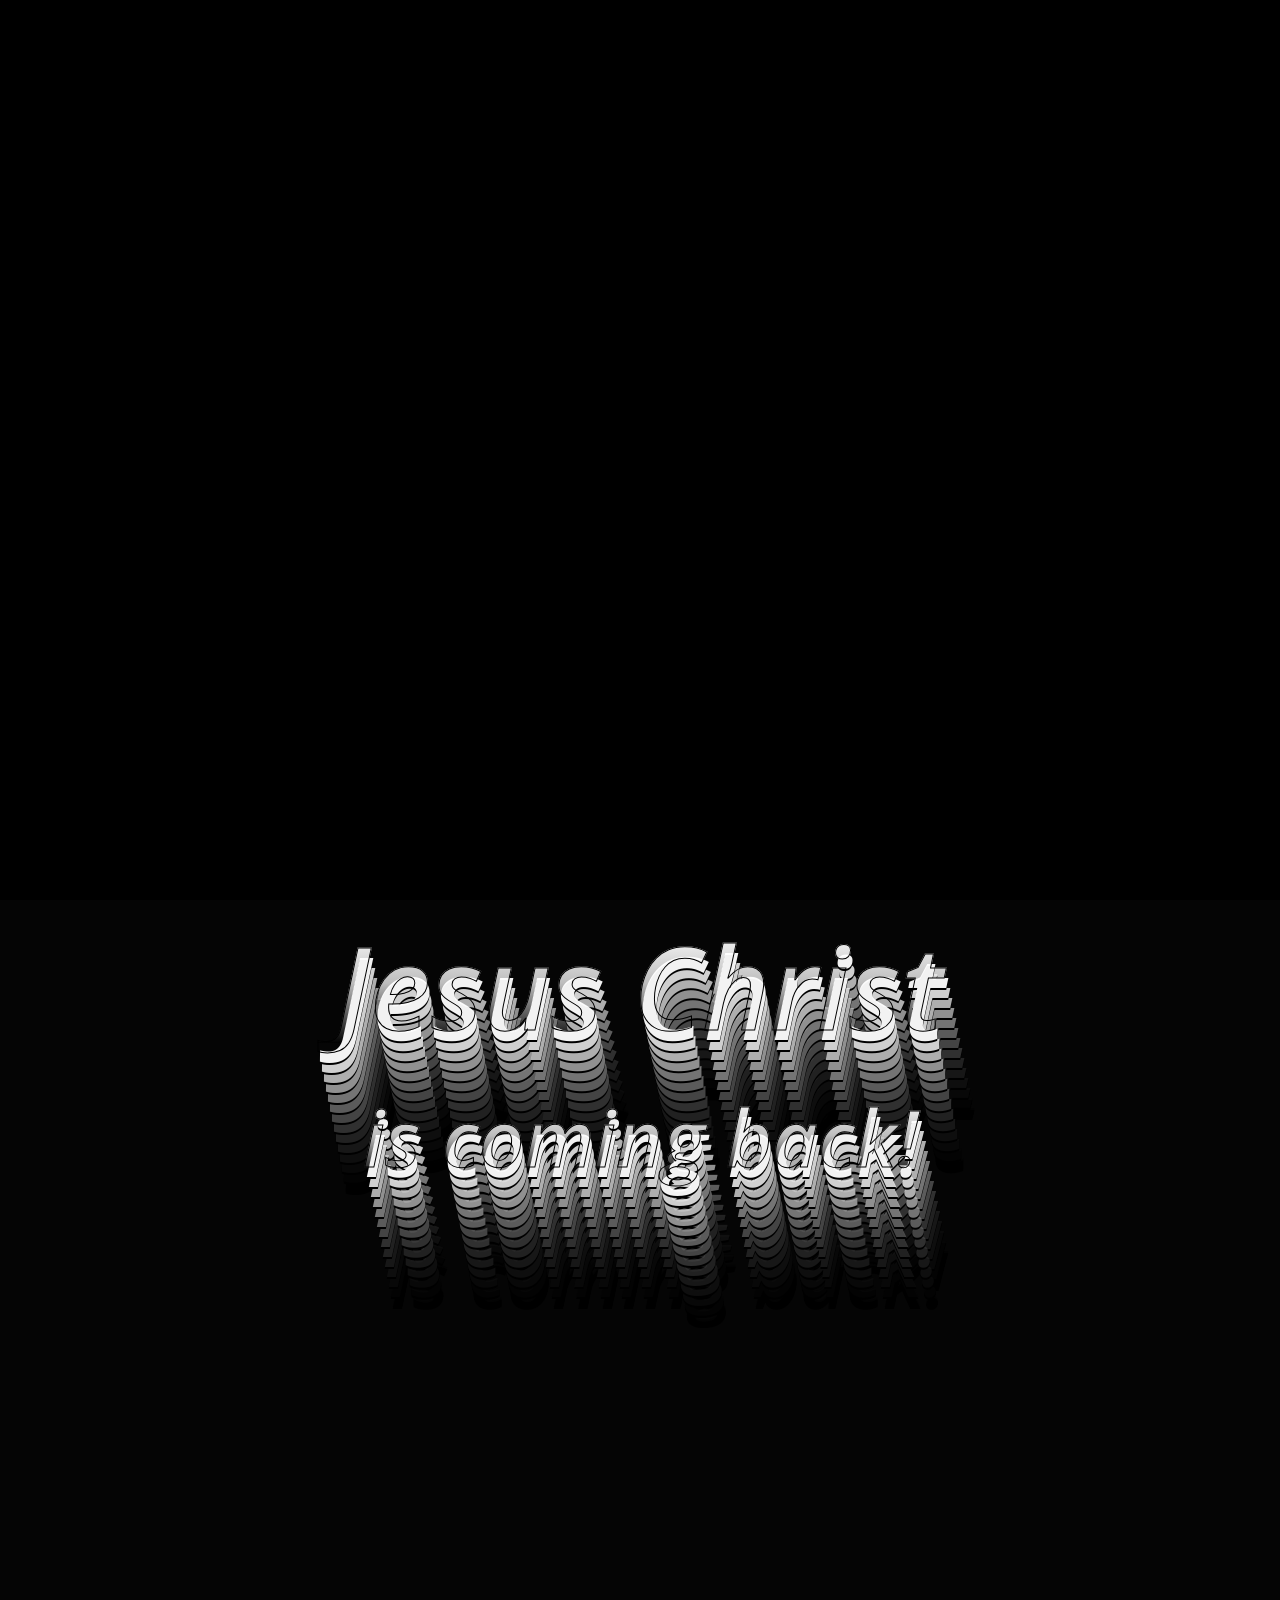
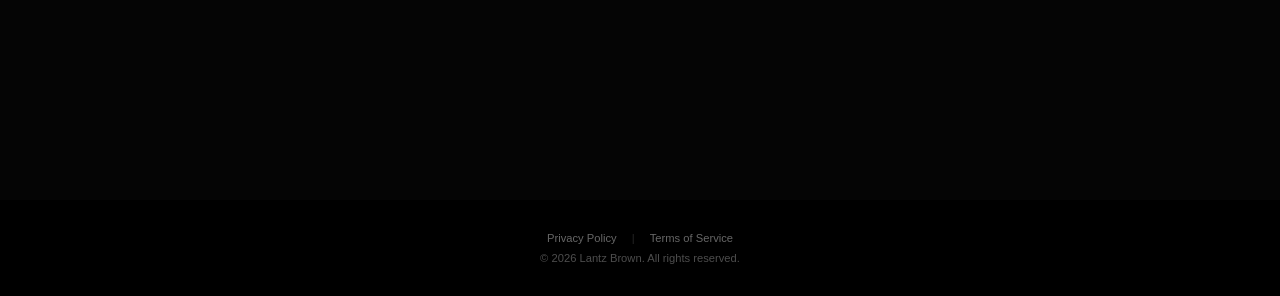
<file: index.html>
<!doctype html>
<html lang="en">
  <head>
    <meta charset="UTF-8" />
    <meta name="viewport" content="width=device-width, initial-scale=1.0" />
    <title>Lantz Brown</title>
    <link rel="icon" type="image/png" href="https://ik.imagekit.io/lantz/ChatGPT%20Image%20Jun%203,%202026,%2004_24_20%20PM.png">
    <script type="module" crossorigin src="/assets/index-D8RZ4IS5.js"></script>
    <link rel="stylesheet" crossorigin href="/assets/index-Bs_Ebo9c.css">
  </head>
  <body>
    <div id="root"></div>

    <footer style="padding:2rem 1rem; text-align:center; font-size:0.7rem; color:rgba(255,255,255,0.3); font-family:-apple-system,BlinkMacSystemFont,'Segoe UI',Helvetica,Arial,sans-serif;">
      <a href="/privacy.html" style="color:rgba(255,255,255,0.4); text-decoration:none; margin:0 0.75rem;">Privacy Policy</a>
      <span style="color:rgba(255,255,255,0.15);">|</span>
      <a href="/terms.html" style="color:rgba(255,255,255,0.4); text-decoration:none; margin:0 0.75rem;">Terms of Service</a>
      <div style="margin-top:0.5rem;">© 2026 Lantz Brown. All rights reserved.</div>
    </footer>

    <script src="https://widgets.leadconnectorhq.com/loader.js" data-resources-url="https://widgets.leadconnectorhq.com/chat-widget/loader.js" data-widget-id="6a3a9f477683f3f4811d100c" data-source="WEB_USER"></script>
  </body>
</html>
</file>
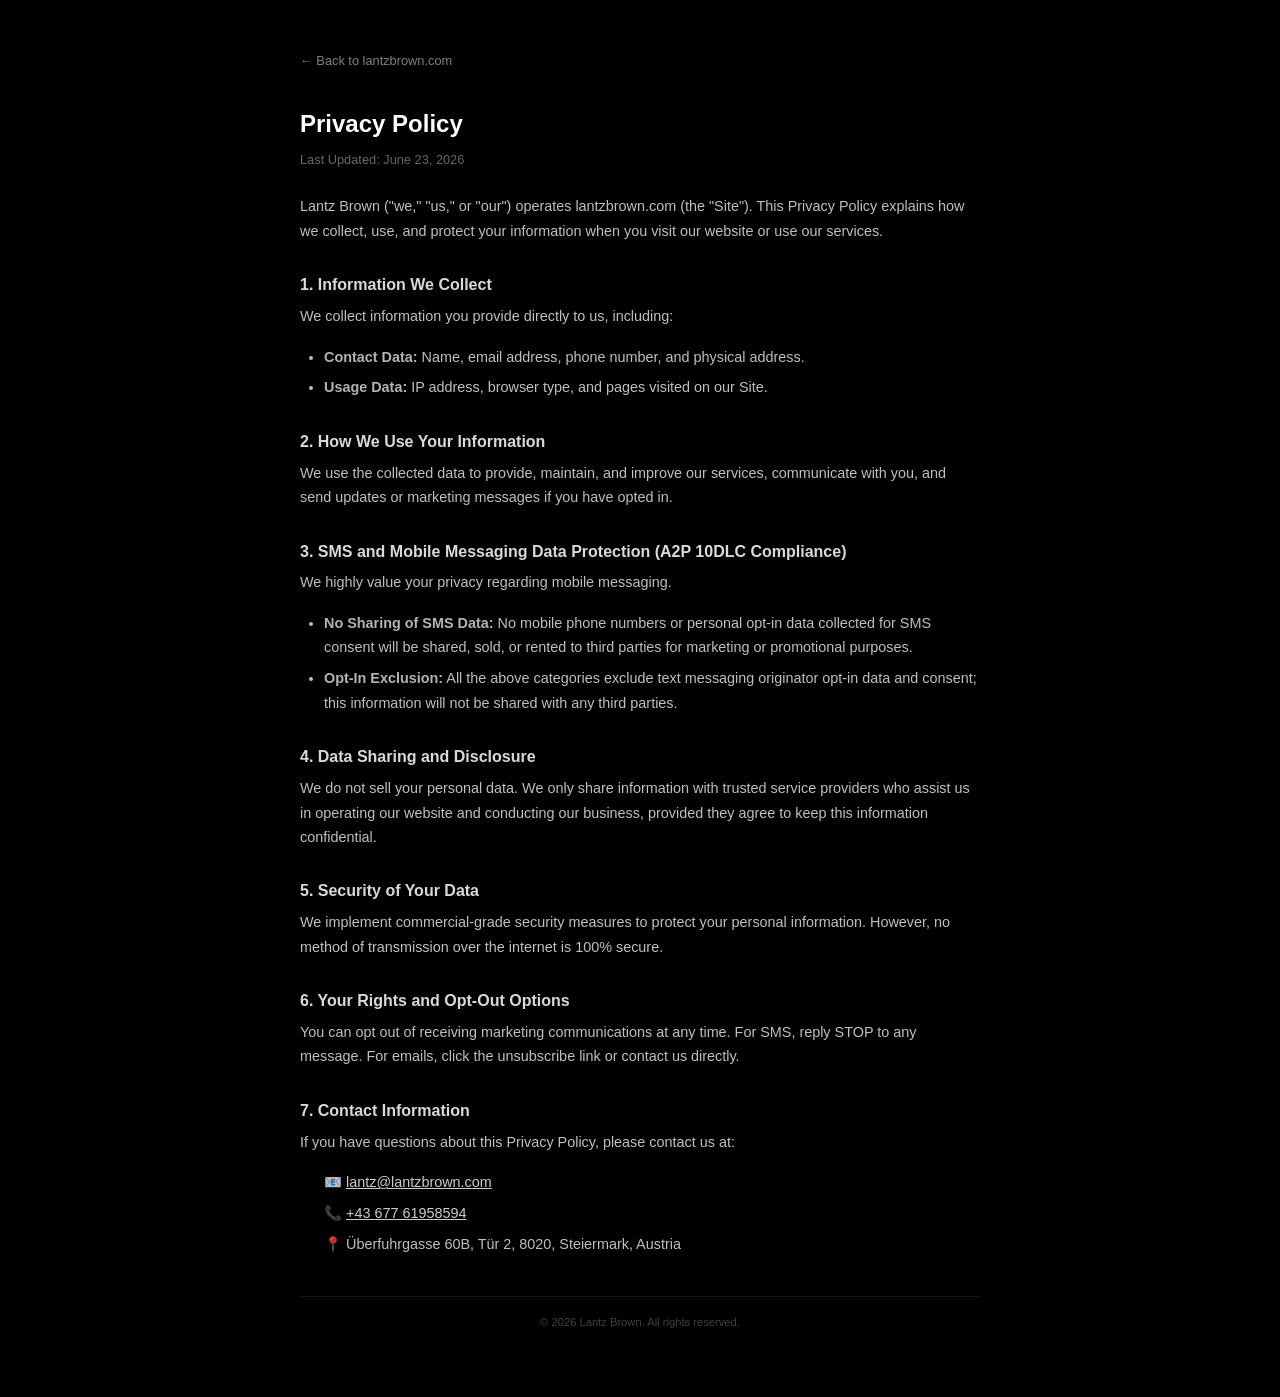
<file: privacy.html>
<!doctype html>
<html lang="en">
  <head>
    <meta charset="UTF-8" />
    <meta name="viewport" content="width=device-width, initial-scale=1.0" />
    <title>Privacy Policy — Lantz Brown</title>
    <link rel="icon" type="image/png" href="https://ik.imagekit.io/lantz/ChatGPT%20Image%20Jun%203,%202026,%2004_24_20%20PM.png">
    <style>
      *, *::before, *::after { margin:0; padding:0; box-sizing:border-box; }
      body { background:#000; color:rgba(255,255,255,0.75); font-family:-apple-system,BlinkMacSystemFont,'Segoe UI',Helvetica,Arial,sans-serif; font-size:0.9rem; line-height:1.7; padding:3rem 1.5rem 4rem; }
      .wrap { max-width:680px; margin:0 auto; }
      a { color:rgba(255,255,255,0.8); text-decoration:underline; }
      a:hover { color:#fff; }
      h1 { font-size:1.5rem; font-weight:700; color:#fff; margin-bottom:0.25rem; }
      .date { color:rgba(255,255,255,0.4); font-size:0.8rem; margin-bottom:1.5rem; }
      p { margin-bottom:1rem; }
      h2 { font-size:1rem; font-weight:600; color:rgba(255,255,255,0.85); margin:1.75rem 0 0.35rem; }
      ul { padding-left:1.5rem; margin-bottom:1rem; }
      li { margin-bottom:0.4rem; }
      li strong { color:rgba(255,255,255,0.7); }
      .contact li { list-style:none; }
      .back { display:inline-block; margin-bottom:2rem; font-size:0.8rem; color:rgba(255,255,255,0.5); text-decoration:none; }
      .back:hover { color:rgba(255,255,255,0.8); }
      .bottom { margin-top:2.5rem; padding-top:1rem; border-top:1px solid rgba(255,255,255,0.08); text-align:center; font-size:0.7rem; color:rgba(255,255,255,0.25); }
    </style>
  </head>
  <body>
    <div class="wrap">
      <a href="/" class="back">← Back to lantzbrown.com</a>
      <h1>Privacy Policy</h1>
      <p class="date">Last Updated: June 23, 2026</p>
      <p>Lantz Brown ("we," "us," or "our") operates lantzbrown.com (the "Site"). This Privacy Policy explains how we collect, use, and protect your information when you visit our website or use our services.</p>

      <h2>1. Information We Collect</h2>
      <p>We collect information you provide directly to us, including:</p>
      <ul>
        <li><strong>Contact Data:</strong> Name, email address, phone number, and physical address.</li>
        <li><strong>Usage Data:</strong> IP address, browser type, and pages visited on our Site.</li>
      </ul>

      <h2>2. How We Use Your Information</h2>
      <p>We use the collected data to provide, maintain, and improve our services, communicate with you, and send updates or marketing messages if you have opted in.</p>

      <h2>3. SMS and Mobile Messaging Data Protection (A2P 10DLC Compliance)</h2>
      <p>We highly value your privacy regarding mobile messaging.</p>
      <ul>
        <li><strong>No Sharing of SMS Data:</strong> No mobile phone numbers or personal opt-in data collected for SMS consent will be shared, sold, or rented to third parties for marketing or promotional purposes.</li>
        <li><strong>Opt-In Exclusion:</strong> All the above categories exclude text messaging originator opt-in data and consent; this information will not be shared with any third parties.</li>
      </ul>

      <h2>4. Data Sharing and Disclosure</h2>
      <p>We do not sell your personal data. We only share information with trusted service providers who assist us in operating our website and conducting our business, provided they agree to keep this information confidential.</p>

      <h2>5. Security of Your Data</h2>
      <p>We implement commercial-grade security measures to protect your personal information. However, no method of transmission over the internet is 100% secure.</p>

      <h2>6. Your Rights and Opt-Out Options</h2>
      <p>You can opt out of receiving marketing communications at any time. For SMS, reply STOP to any message. For emails, click the unsubscribe link or contact us directly.</p>

      <h2>7. Contact Information</h2>
      <p>If you have questions about this Privacy Policy, please contact us at:</p>
      <ul class="contact">
        <li>📧 <a href="mailto:lantz@lantzbrown.com">lantz@lantzbrown.com</a></li>
        <li>📞 <a href="tel:+436****8594">+43 677 61958594</a></li>
        <li>📍 Überfuhrgasse 60B, Tür 2, 8020, Steiermark, Austria</li>
      </ul>

      <div class="bottom">© 2026 Lantz Brown. All rights reserved.</div>
    </div>
  </body>
</html>
</file>
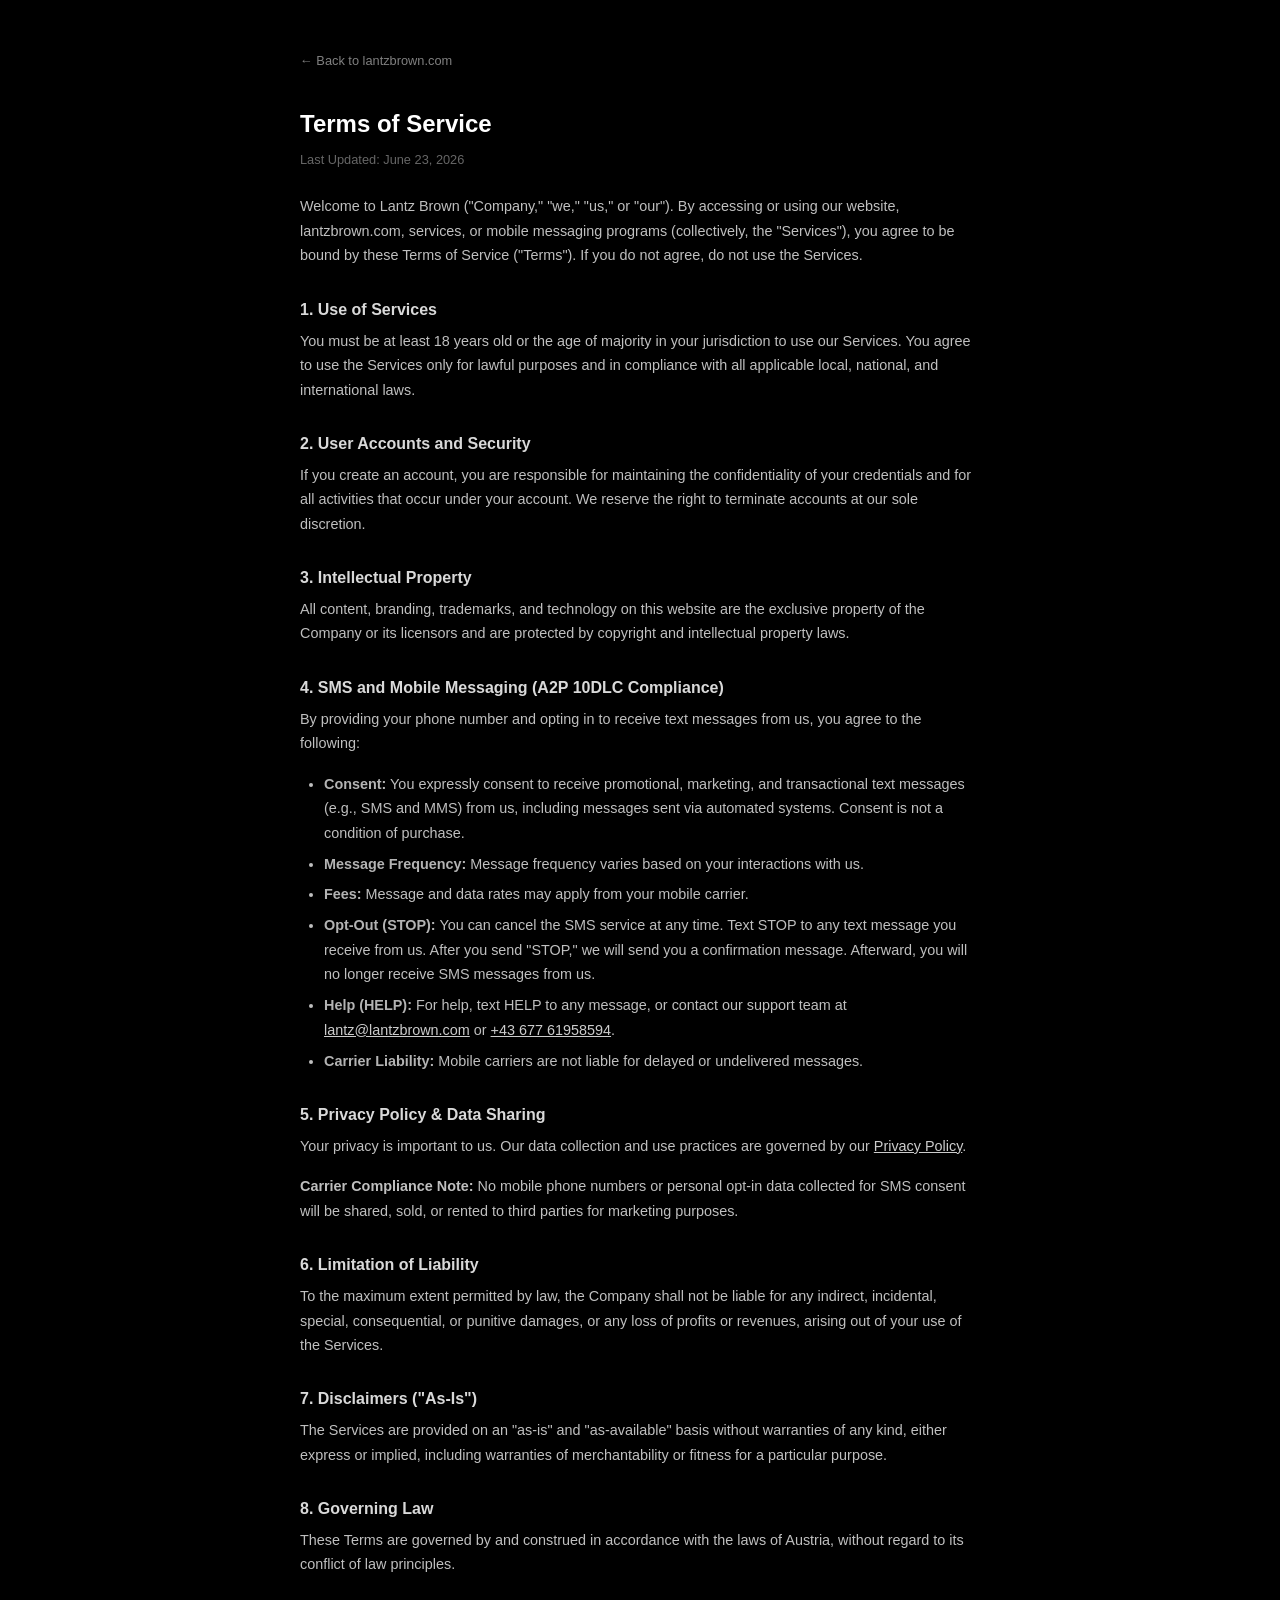
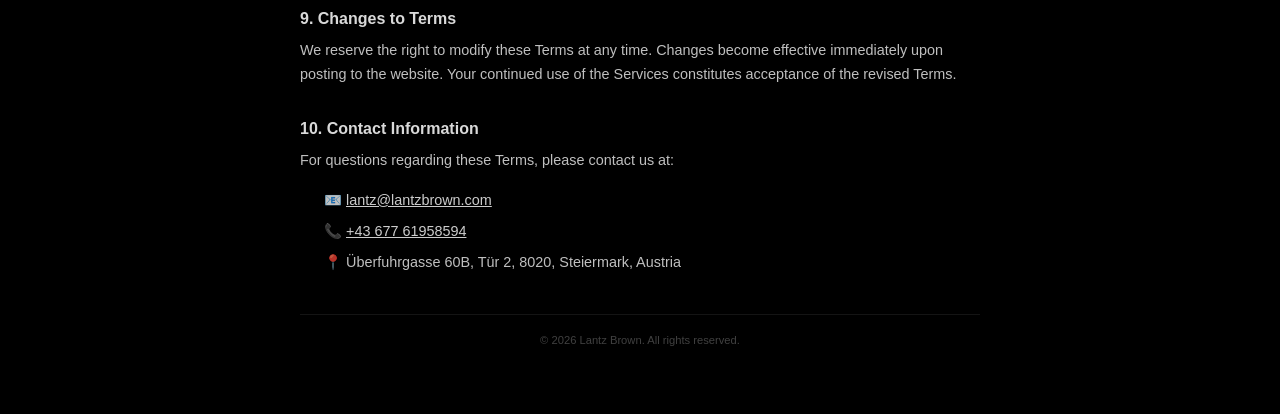
<file: terms.html>
<!doctype html>
<html lang="en">
  <head>
    <meta charset="UTF-8" />
    <meta name="viewport" content="width=device-width, initial-scale=1.0" />
    <title>Terms of Service — Lantz Brown</title>
    <link rel="icon" type="image/png" href="https://ik.imagekit.io/lantz/ChatGPT%20Image%20Jun%203,%202026,%2004_24_20%20PM.png">
    <style>
      *, *::before, *::after { margin:0; padding:0; box-sizing:border-box; }
      body { background:#000; color:rgba(255,255,255,0.75); font-family:-apple-system,BlinkMacSystemFont,'Segoe UI',Helvetica,Arial,sans-serif; font-size:0.9rem; line-height:1.7; padding:3rem 1.5rem 4rem; }
      .wrap { max-width:680px; margin:0 auto; }
      a { color:rgba(255,255,255,0.8); text-decoration:underline; }
      a:hover { color:#fff; }
      h1 { font-size:1.5rem; font-weight:700; color:#fff; margin-bottom:0.25rem; }
      .date { color:rgba(255,255,255,0.4); font-size:0.8rem; margin-bottom:1.5rem; }
      p { margin-bottom:1rem; }
      h2 { font-size:1rem; font-weight:600; color:rgba(255,255,255,0.85); margin:1.75rem 0 0.35rem; }
      ul { padding-left:1.5rem; margin-bottom:1rem; }
      li { margin-bottom:0.4rem; }
      li strong { color:rgba(255,255,255,0.7); }
      .contact li { list-style:none; }
      .back { display:inline-block; margin-bottom:2rem; font-size:0.8rem; color:rgba(255,255,255,0.5); text-decoration:none; }
      .back:hover { color:rgba(255,255,255,0.8); }
      .bottom { margin-top:2.5rem; padding-top:1rem; border-top:1px solid rgba(255,255,255,0.08); text-align:center; font-size:0.7rem; color:rgba(255,255,255,0.25); }
    </style>
  </head>
  <body>
    <div class="wrap">
      <a href="/" class="back">← Back to lantzbrown.com</a>
      <h1>Terms of Service</h1>
      <p class="date">Last Updated: June 23, 2026</p>
      <p>Welcome to Lantz Brown ("Company," "we," "us," or "our"). By accessing or using our website, lantzbrown.com, services, or mobile messaging programs (collectively, the "Services"), you agree to be bound by these Terms of Service ("Terms"). If you do not agree, do not use the Services.</p>

      <h2>1. Use of Services</h2>
      <p>You must be at least 18 years old or the age of majority in your jurisdiction to use our Services. You agree to use the Services only for lawful purposes and in compliance with all applicable local, national, and international laws.</p>

      <h2>2. User Accounts and Security</h2>
      <p>If you create an account, you are responsible for maintaining the confidentiality of your credentials and for all activities that occur under your account. We reserve the right to terminate accounts at our sole discretion.</p>

      <h2>3. Intellectual Property</h2>
      <p>All content, branding, trademarks, and technology on this website are the exclusive property of the Company or its licensors and are protected by copyright and intellectual property laws.</p>

      <h2>4. SMS and Mobile Messaging (A2P 10DLC Compliance)</h2>
      <p>By providing your phone number and opting in to receive text messages from us, you agree to the following:</p>
      <ul>
        <li><strong>Consent:</strong> You expressly consent to receive promotional, marketing, and transactional text messages (e.g., SMS and MMS) from us, including messages sent via automated systems. Consent is not a condition of purchase.</li>
        <li><strong>Message Frequency:</strong> Message frequency varies based on your interactions with us.</li>
        <li><strong>Fees:</strong> Message and data rates may apply from your mobile carrier.</li>
        <li><strong>Opt-Out (STOP):</strong> You can cancel the SMS service at any time. Text STOP to any text message you receive from us. After you send "STOP," we will send you a confirmation message. Afterward, you will no longer receive SMS messages from us.</li>
        <li><strong>Help (HELP):</strong> For help, text HELP to any message, or contact our support team at <a href="mailto:lantz@lantzbrown.com">lantz@lantzbrown.com</a> or <a href="tel:+436****8594">+43 677 61958594</a>.</li>
        <li><strong>Carrier Liability:</strong> Mobile carriers are not liable for delayed or undelivered messages.</li>
      </ul>

      <h2>5. Privacy Policy &amp; Data Sharing</h2>
      <p>Your privacy is important to us. Our data collection and use practices are governed by our <a href="/privacy.html">Privacy Policy</a>.</p>
      <p><strong>Carrier Compliance Note:</strong> No mobile phone numbers or personal opt-in data collected for SMS consent will be shared, sold, or rented to third parties for marketing purposes.</p>

      <h2>6. Limitation of Liability</h2>
      <p>To the maximum extent permitted by law, the Company shall not be liable for any indirect, incidental, special, consequential, or punitive damages, or any loss of profits or revenues, arising out of your use of the Services.</p>

      <h2>7. Disclaimers ("As-Is")</h2>
      <p>The Services are provided on an "as-is" and "as-available" basis without warranties of any kind, either express or implied, including warranties of merchantability or fitness for a particular purpose.</p>

      <h2>8. Governing Law</h2>
      <p>These Terms are governed by and construed in accordance with the laws of Austria, without regard to its conflict of law principles.</p>

      <h2>9. Changes to Terms</h2>
      <p>We reserve the right to modify these Terms at any time. Changes become effective immediately upon posting to the website. Your continued use of the Services constitutes acceptance of the revised Terms.</p>

      <h2>10. Contact Information</h2>
      <p>For questions regarding these Terms, please contact us at:</p>
      <ul class="contact">
        <li>📧 <a href="mailto:lantz@lantzbrown.com">lantz@lantzbrown.com</a></li>
        <li>📞 <a href="tel:+436****8594">+43 677 61958594</a></li>
        <li>📍 Überfuhrgasse 60B, Tür 2, 8020, Steiermark, Austria</li>
      </ul>

      <div class="bottom">© 2026 Lantz Brown. All rights reserved.</div>
    </div>
  </body>
</html>
</file>
<file: assets/index-Bs_Ebo9c.css>
html,body,#root{min-height:100%;margin:0;background:#000}body{font-family:monospace;-webkit-font-smoothing:antialiased;-webkit-tap-highlight-color:transparent;overscroll-behavior-y:none;overflow-x:hidden}*{box-sizing:border-box}
</file>
